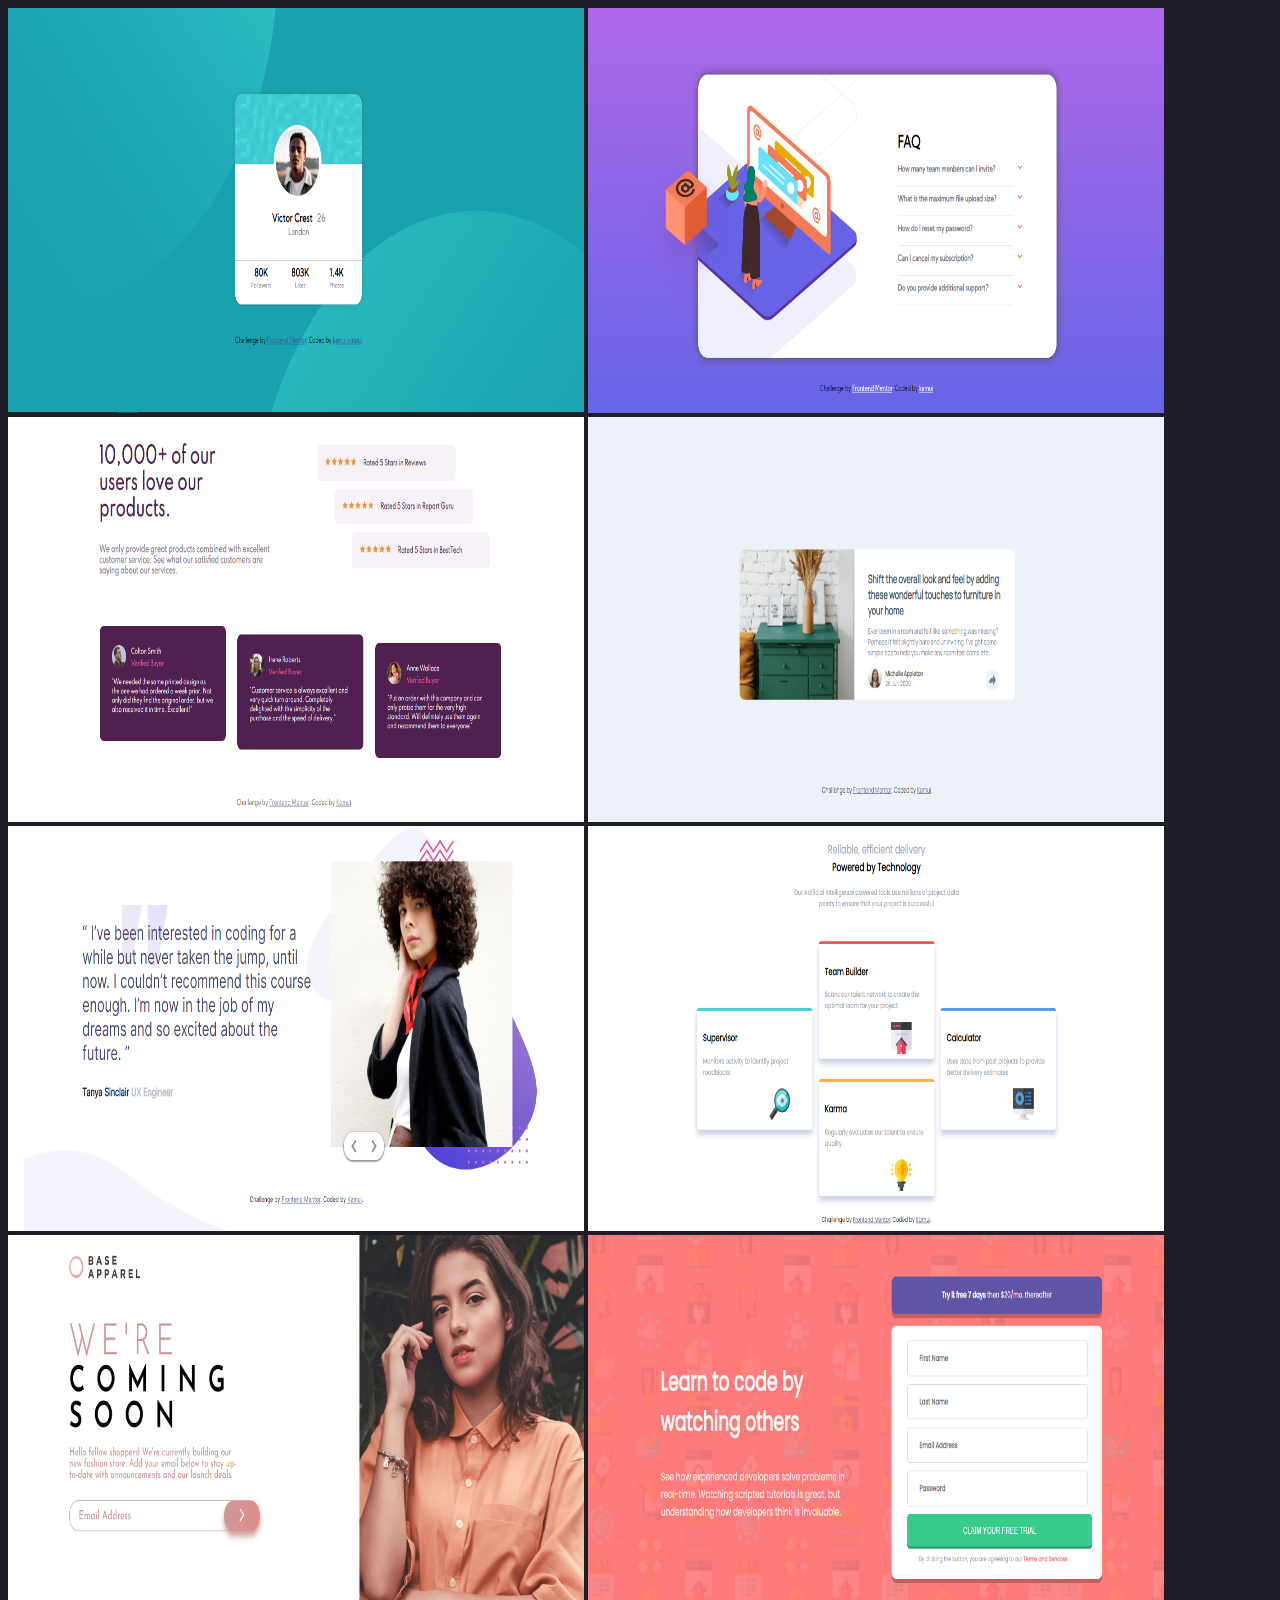
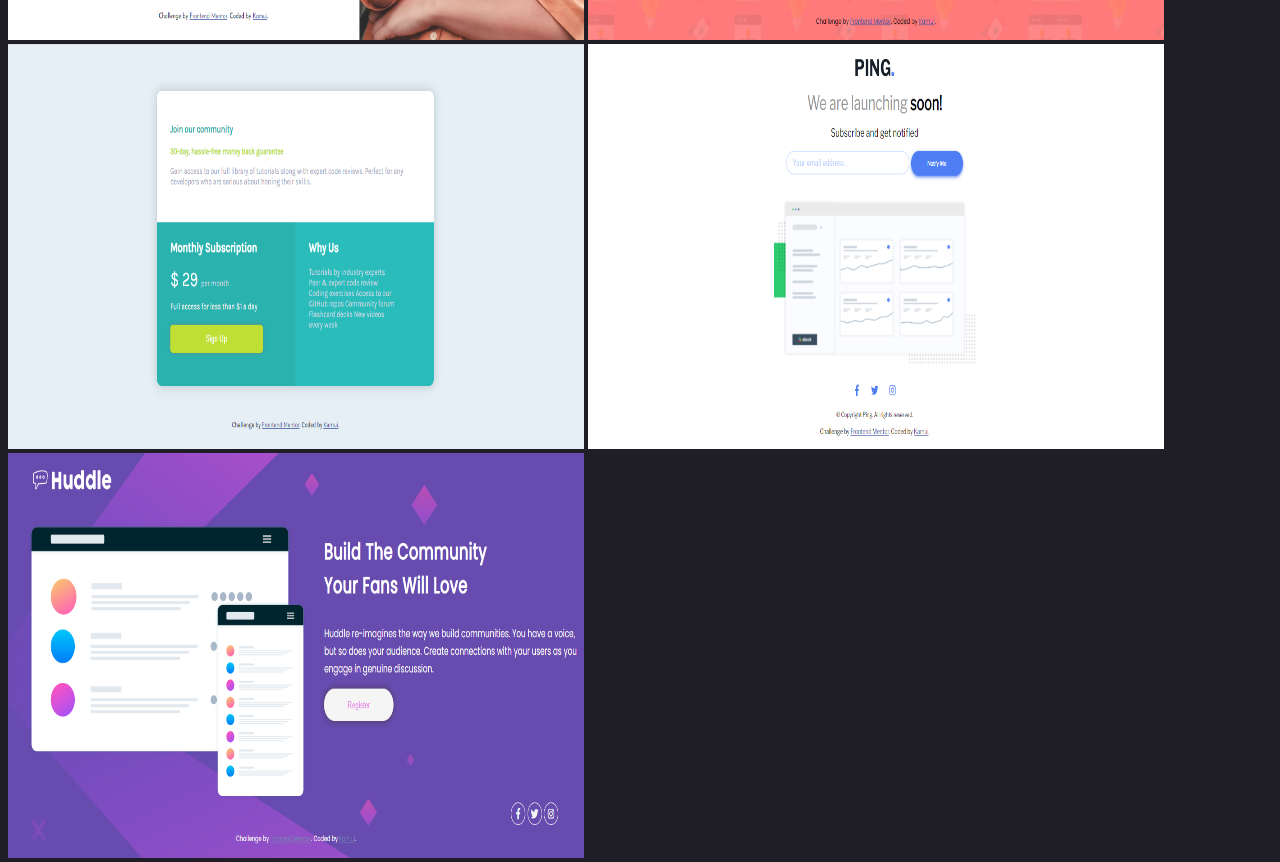
<file: index.html>
<!DOCTYPE html>
<html lang="en">
<head>
    <meta charset="UTF-8">
    <meta http-equiv="X-UA-Compatible" content="IE=edge">
    <meta name="viewport" content="width=device-width, initial-scale=1.0">
    <link rel="icon" type="image/jpg" sizes="32x32" href="./imagenes/avatar/kamui.jpg">    
    <link rel="stylesheet" href="css/style.css">
    <title>Kamui</title>
</head>
<body>
    <main>
        <a href="componentes/profile-card-component-main/index.html"><img src="imagenes/profile.png" alt=""></a>
        <a href="componentes/faq-accordion-card-main/index.html"><img src="imagenes/faq.png" alt=""></a>
        <a href="componentes/social-proof-section-master/index.html"><img src="imagenes/social.png" alt=""></a>
        <a href="componentes/article-preview-component-master/index.html"><img src="imagenes/article.png" alt=""></a>        
        <a href="componentes/coding-bootcamp-testimonials-slider-master/index.html"><img src="imagenes/coding.png" alt=""></a>                
        <a href="componentes/four-card-feature-section-master/index.html"><img src="imagenes/four.png" alt=""></a>                
        <a href="componentes/base-apparel-coming-soon-master/index.html"><img src="imagenes/base.png" alt=""></a>                
        <a href="componentes/intro-component-with-signup-form-master/index.html"><img src="imagenes/intro.png" alt=""></a>                
        <a href="componentes/single-price-grid-component-master/index.html"><img src="imagenes/single.png" alt=""></a>
        <a href="componentes/ping-coming-soon-page-master/index.html"><img src="imagenes/ping.png" alt=""></a>
        <a href="componentes/huddle-landing-page-with-single-introductory-section-master/index.html"><img src="imagenes/huddle.png" alt=""></a>
    </main>        
</body>
</html>
</file>
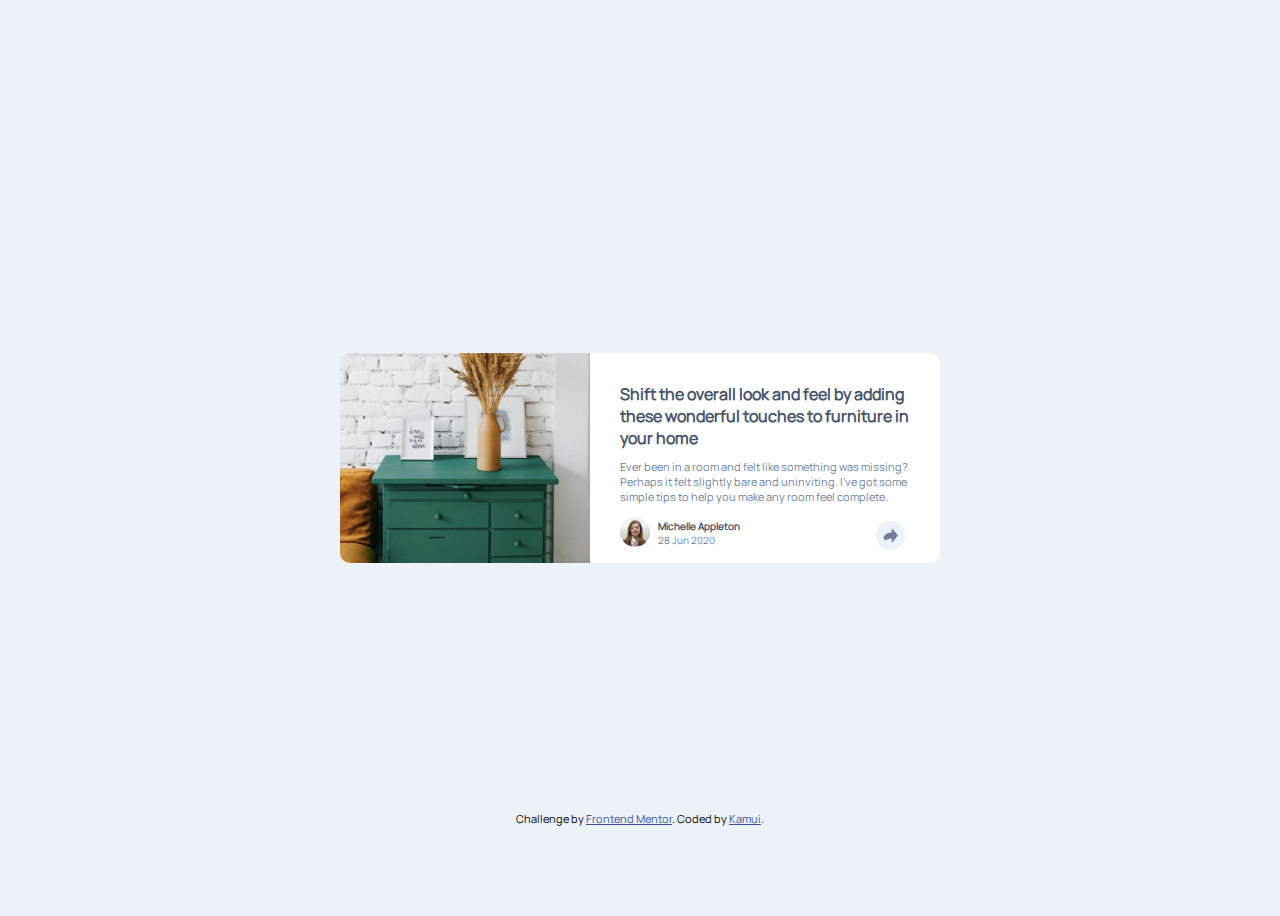
<file: article-preview-component-master/index.html>
<!DOCTYPE html>
<html lang="en">
<head>
  <meta charset="UTF-8">
  <meta name="viewport" content="width=device-width, initial-scale=1.0"> <!-- displays site properly based on user's device -->

  <link rel="icon" type="image/png" sizes="32x32" href="./images/favicon-32x32.png">
  <link rel="stylesheet" href="css/style.css">
  
  <title>Frontend Mentor | Article preview component</title>

  <!-- Feel free to remove these styles or customise in your own stylesheet 👍 -->
  
</head>
<body>

  <main class="card">
    <div class="imagen">
      <img src="images/drawers.jpg" alt="">
    </div>
    <div class="texto">
      <header>
        Shift the overall look and feel by adding these wonderful 
        touches to furniture in your home
      </header>
      <section>
        Ever been in a room and felt like something was missing? Perhaps 
        it felt slightly bare and uninviting. I’ve got some simple tips 
        to help you make any room feel complete.
      </section>
      <footer id="footer">
        <img class="avatar" src="images/avatar-michelle.jpg" alt="">
          <p class="nombre"> Michelle Appleton <br>
           <span class="fecha"> 28 Jun 2020 </span>
          </p>
        

        <div class="tooltip" id="tooltip">
          <img class="share" src="images/icon-share.svg" alt="">
          <span class="tooltiptext">
            SHARE
            <img src="images/icon-facebook.svg" alt="">
            <img src="images/icon-twitter.svg" alt="">
            <img src="images/icon-pinterest.svg" alt="">
          </span>
        </div>
        
      </footer>   
    </div>     
  </main>

  
  
  <div class="attribution">
    Challenge by <a href="https://www.frontendmentor.io?ref=challenge" target="_blank">Frontend Mentor</a>. 
    Coded by <a href="https://www.frontendmentor.io/profile/kamuininpu" target="_blank">Kamui</a>.
  </div>


  <script src="js/app.js"></script>
</body>
</html>
</file>
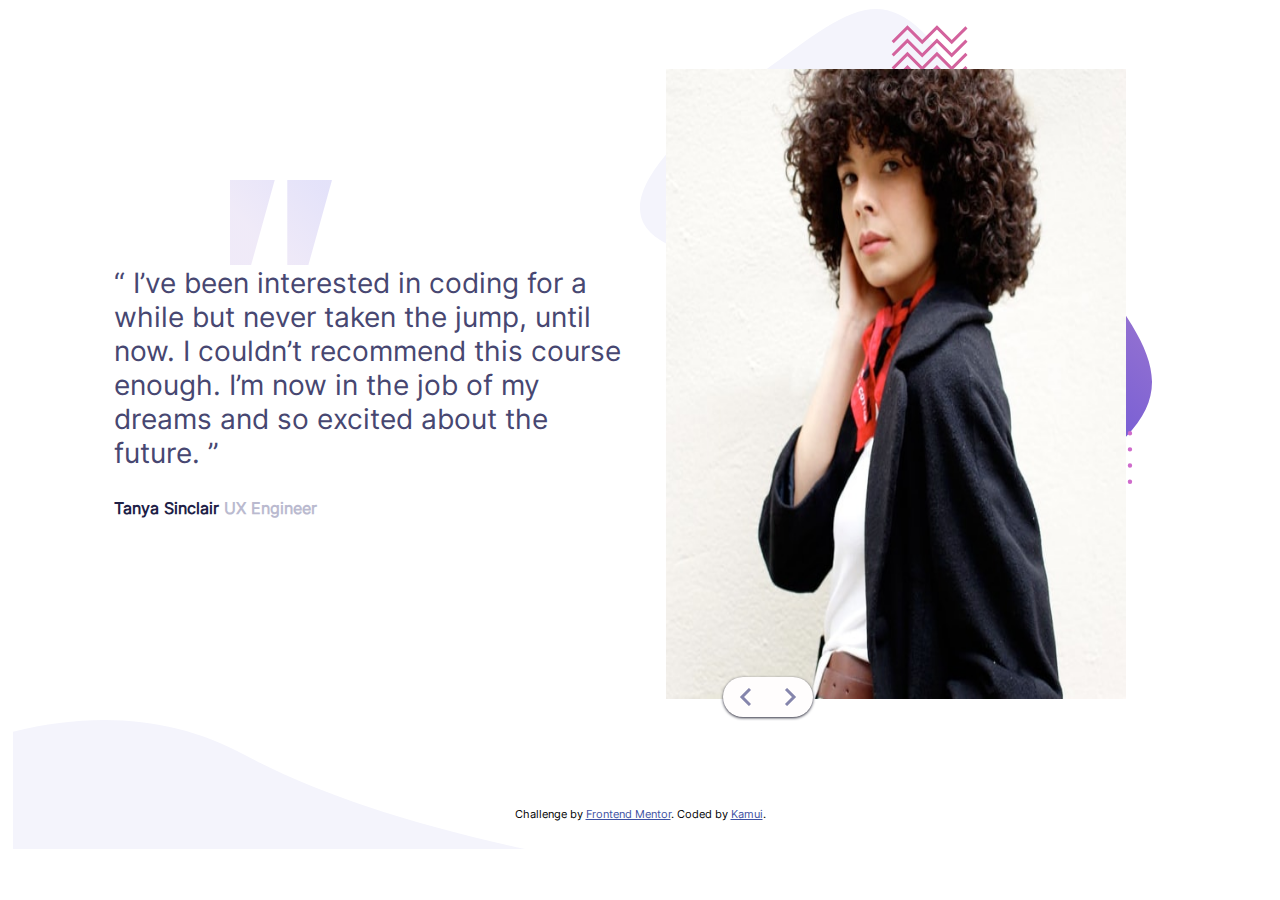
<file: coding-bootcamp-testimonials-slider-master/index.html>
<!DOCTYPE html>
<html lang="en">
<head>
  <meta charset="UTF-8">
  <meta name="viewport" content="width=device-width, initial-scale=1.0"> <!-- displays site properly based on user's device -->
  <link rel="stylesheet" href="css/style.css">
  <link rel="icon" type="image/png" sizes="32x32" href="./images/favicon-32x32.png">
  
  <title>Frontend Mentor | Coding Bootcamp Testimonials Slider</title>

  <!-- Feel free to remove these styles or customise in your own stylesheet 👍 -->  
</head>
<body>

  <main>
    
  </main> 

  <!-- control carrusel -->
  <div class="control">
    <img src="images/icon-prev.svg" alt="" id="prev">
    <img src="images/icon-next.svg" alt="" id="next">
  </div>

 
  
  <div class="attribution">
    Challenge by <a href="https://www.frontendmentor.io?ref=challenge" target="_blank">Frontend Mentor</a>. 
    Coded by <a href="https://www.frontendmentor.io/profile/kamuininpu" target="_blank">Kamui</a>.
  </div>

  <script src="js/app.js"></script>
</body>
</html>
</file>
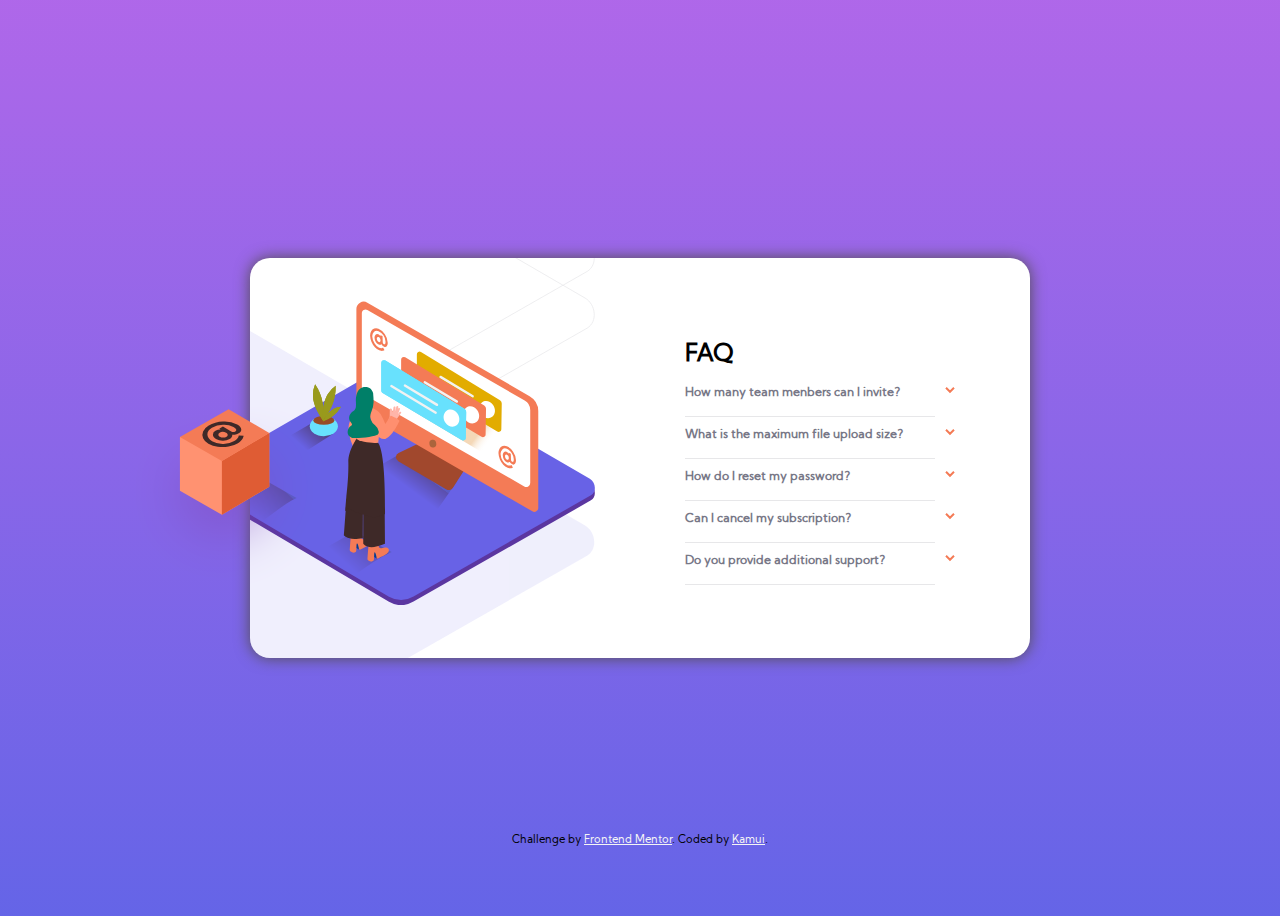
<file: faq-accordion-card-main/index.html>
<!DOCTYPE html>
<html lang="en">
<head>
  <meta charset="UTF-8">
  <meta name="viewport" content="width=device-width, initial-scale=1.0"> <!-- displays site properly based on user's device -->
  <link rel="icon" type="image/png" sizes="32x32" href="./images/favicon-32x32.png">    
  <link rel="stylesheet" href="css/styles.css">  
  <title>Frontend Mentor | FAQ Accordion Card</title> 
</head>
<body>

  <img class="imagen-mobile shadow" src="./images/bg-pattern-mobile.svg" alt="">
  <img class="imagen-mobile img-woman" src="./images/illustration-woman-online-mobile.svg" alt="">
  <img class="caja-arroba" src="./images/illustration-box-desktop.svg" alt="">
  <div class="card">
    <div class="imagen"></div>
    <div class="faq" id="faq">
      <h2>FAQ</h2>      
    </div>
  </div>
  

  <div class="attribution">
    Challenge by <a href="https://www.frontendmentor.io?ref=challenge" target="_blank">Frontend Mentor</a>. 
    Coded by <a href="https://www.frontendmentor.io/profile/kamuininpu" target="_blank">Kamui</a>.
  </div>

  <script src="js/app.js"></script>
</body>
</html>
</file>
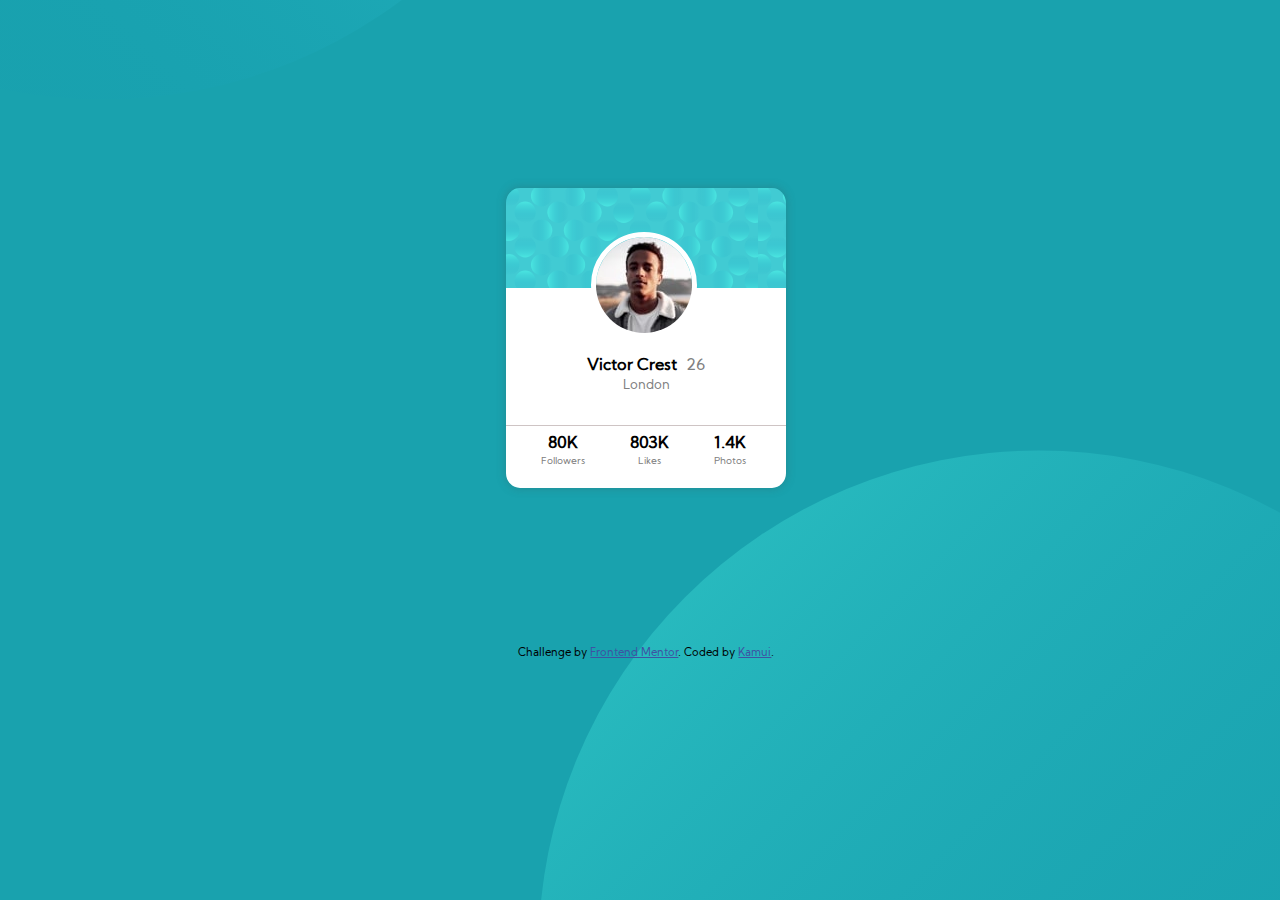
<file: profile-card-component-main/index.html>
<!DOCTYPE html>
<html lang="en">
<head>
  <meta charset="UTF-8">
  <!-- <meta name="viewport" content="width=device-width, initial-scale=1.0"> displays site properly based on user's device -->
  <meta name="viewport" content="width=device-width, initial-scale=1.0"> <!-- displays site properly based on user's device -->

  <link rel="icon" type="image/png" sizes="32x32" href="./images/favicon-32x32.png">
  <link rel="stylesheet" href="css/style.css">
  
  <title>Frontend Mentor | Profile card component</title>

  <!-- Feel free to remove these styles or customise in your own stylesheet 👍 -->
  
</head>
<body>
  
  
  <div class="card">
    <div class="card-header">
      <img class="card-header__imagen-user" src="images/image-victor.jpg" alt="">
    </div>
    <div class="texto">
      <span class="black">Victor Crest </span><span class="age">26</span> 
      <p class="city">London</p>
    </div>  

    <div class="card-footer">
      <div class="text-center">
        <span class="black">80K</span><br>
        <span class="likes">Followers</span> 
      </div>
      <div class="text-center">
        <span class="black">803K</span><br>
        <span class="likes">Likes</span> 
      </div>
      <div class="text-center">
        <span class="black">1.4K</span><br>
        <span class="likes">Photos</span> 
      </div>      
    </div>      
      
  </div>

  
    

  
  <div class="attribution">
    Challenge by <a href="https://www.frontendmentor.io?ref=challenge" target="_blank">Frontend Mentor</a>. 
    Coded by <a href="https://www.frontendmentor.io/profile/kamuininpu" target="_blank">Kamui</a>.
  </div>
</body>
</html>
</file>
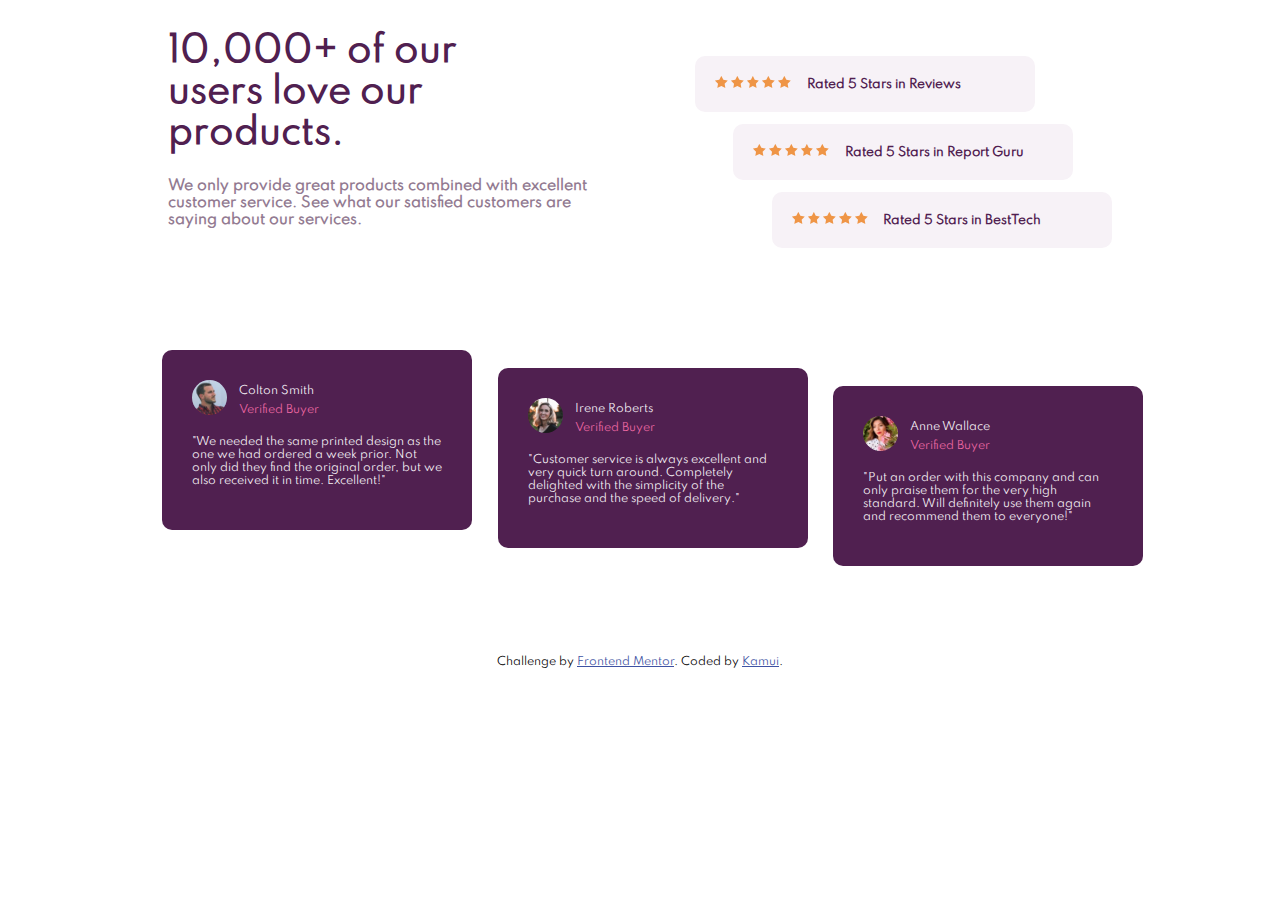
<file: social-proof-section-master/index.html>
<!DOCTYPE html>
<html lang="en">
  <head>
    <meta charset="UTF-8" />
    <meta name="viewport" content="width=device-width, initial-scale=1.0" />
    <!-- displays site properly based on user's device -->
    <link rel="stylesheet" href="css/style.css">

    <link
      rel="icon"
      type="image/png"
      sizes="32x32"
      href="./images/favicon-32x32.png"
    />

    <title>Frontend Mentor | Social proof section</title>
  </head>
  <body>

<section class="section-superior">
    <article>
      <h1>10,000+ of our users love our products.</h1>
      
      <p>We only provide great products combined with excellent customer service.
      See what our satisfied customers are saying about our services.</p>
      
    </article>

    <div class="stars">    
      <p id="review">
        <img src="./images/icon-star.svg" alt="">
        <img src="./images/icon-star.svg" alt="">
        <img src="./images/icon-star.svg" alt="">
        <img src="./images/icon-star.svg" alt="">
        <img src="./images/icon-star.svg" alt=""><br>
      <span>  Rated 5 Stars in Reviews </span>
      </p>     
      <p id="report">
        <img src="./images/icon-star.svg" alt="">
        <img src="./images/icon-star.svg" alt="">
        <img src="./images/icon-star.svg" alt="">
        <img src="./images/icon-star.svg" alt="">
        <img src="./images/icon-star.svg" alt=""><br>
       <span> Rated 5 Stars in Report Guru </span>
      </p>
      <p id="best">
        <img src="./images/icon-star.svg" alt="">
        <img src="./images/icon-star.svg" alt="">
        <img src="./images/icon-star.svg" alt="">
        <img src="./images/icon-star.svg" alt="">
        <img src="./images/icon-star.svg" alt=""><br>
       <span> Rated 5 Stars in BestTech </span>
      </p>
    </div>

  </section>



    <section class="cards">
      <article class="card" id="colton"> 
        <img src="./images/image-colton.jpg" alt="">
        <span class="nombre"> Colton Smith </span> <br>
        <span> Verified Buyer </span>
        <p class="mensaje">  "We needed the same printed design as the one we had ordered a week prior.
        Not only did they find the original order, but we also received it in time.
        Excellent!" </p>
      </article>
      <article class="card" id="irene">
        <img src="./images/image-irene.jpg" alt="">
        <span class="nombre"> Irene Roberts </span> <br>
        <span> Verified Buyer </span>
        <p class="mensaje"> "Customer service is always excellent and very quick turn around. Completely
        delighted with the simplicity of the purchase and the speed of delivery." </p> 
      </article>
      <article class="card" id="anne">
        <img src="./images/image-anne.jpg" alt="">
        <span class="nombre"> Anne Wallace <span> <br>
        <span> Verified Buyer </span>
        <p class="mensaje"> "Put an order with this company and can only praise them for the very high
        standard. Will definitely use them again and recommend them to everyone!" </p> 
      </article>
    </section>


    
 
    
    
    

    


    <div class="attribution">
      Challenge by
      <a href="https://www.frontendmentor.io?ref=challenge" target="_blank"
        >Frontend Mentor</a
      >. Coded by <a href="https://www.frontendmentor.io/profile/kamuininpu" target="_blank">Kamui</a>.
    </div>
  </body>
</html>
</file>
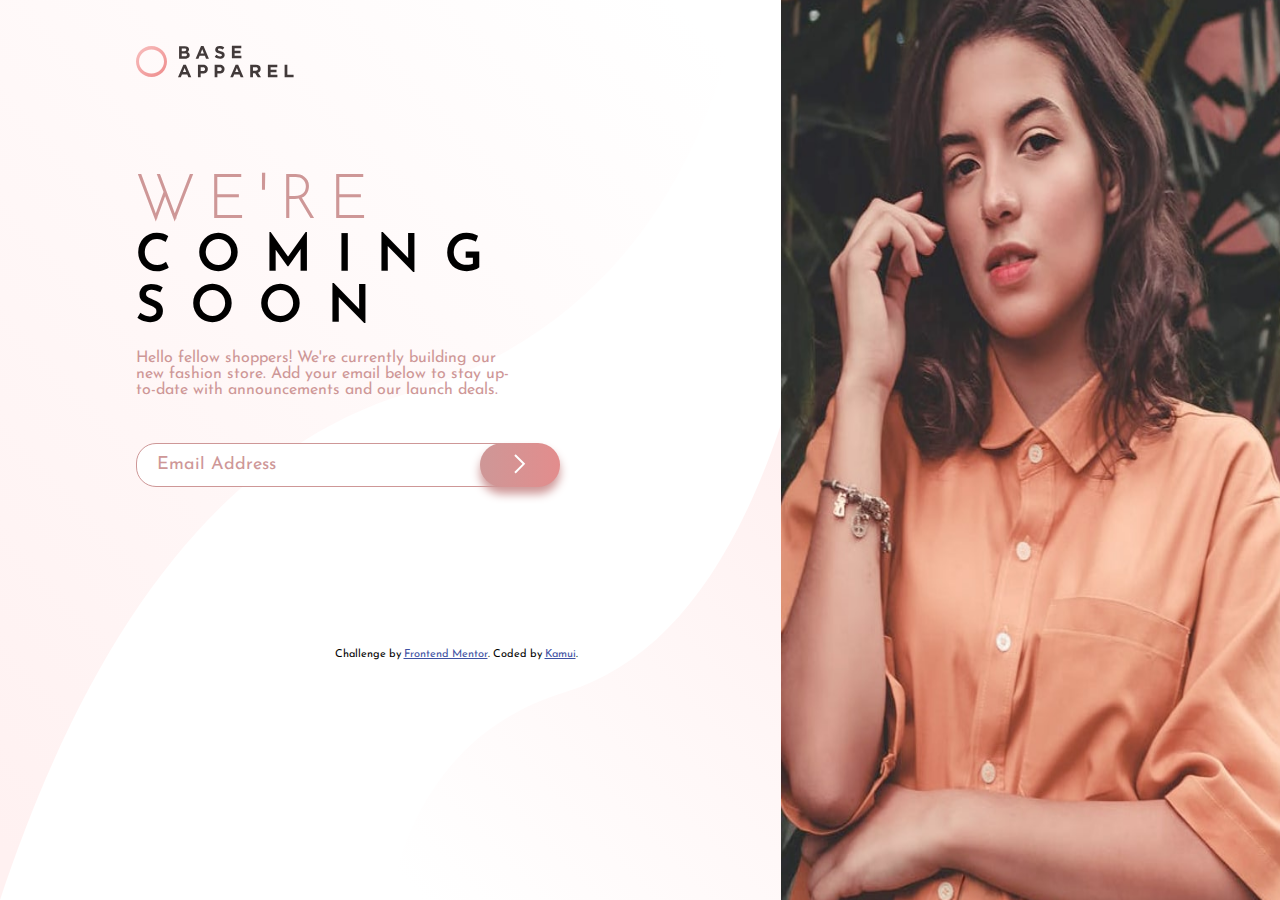
<file: componentes/base-apparel-coming-soon-master/index.html>
<!DOCTYPE html>
<html lang="en">
<head>
  <meta charset="UTF-8">
  <meta name="viewport" content="width=device-width, initial-scale=1.0"> <!-- displays site properly based on user's device -->

  <link rel="icon" type="image/png" sizes="32x32" href="./images/favicon-32x32.png">
  <link rel="stylesheet" href="css/style.css">
  
  <title>Frontend Mentor | Base Apparel coming soon page</title>

  <!-- Feel free to remove these styles or customise in your own stylesheet 👍 -->
  
</head>
<body>
  <main>
    <figure class="logo">
      <img src="images/logo.svg" alt="">
    </figure>
    <section>      
      <article>            
        <span class="pink">WE'RE</span><br>
        <span class="black">COMING <br> SOON</span>
        <p class="parrafo">Hello fellow shoppers! We're currently building our new fashion store. 
          Add your email below to stay up-to-date with announcements and our launch deals.</p>
      </article>
      <div class="email">
        <input type="email" placeholder="Email Address">  
        <button id="boton"><img src="images/icon-arrow.svg" alt=""></button>
        <div id="respuesta"></div>
      </div>
      <footer>
        <p class="attribution">
          Challenge by <a href="https://www.frontendmentor.io?ref=challenge" target="_blank">Frontend Mentor</a>. 
          Coded by <a href="https://www.frontendmentor.io/profile/kamuininpu" target="_blank">Kamui</a>.
        </p>
      </footer>
    </section>    
  </main>   

  
  
  <script src="./js/app.js"></script>
</body>
</html>
</file>
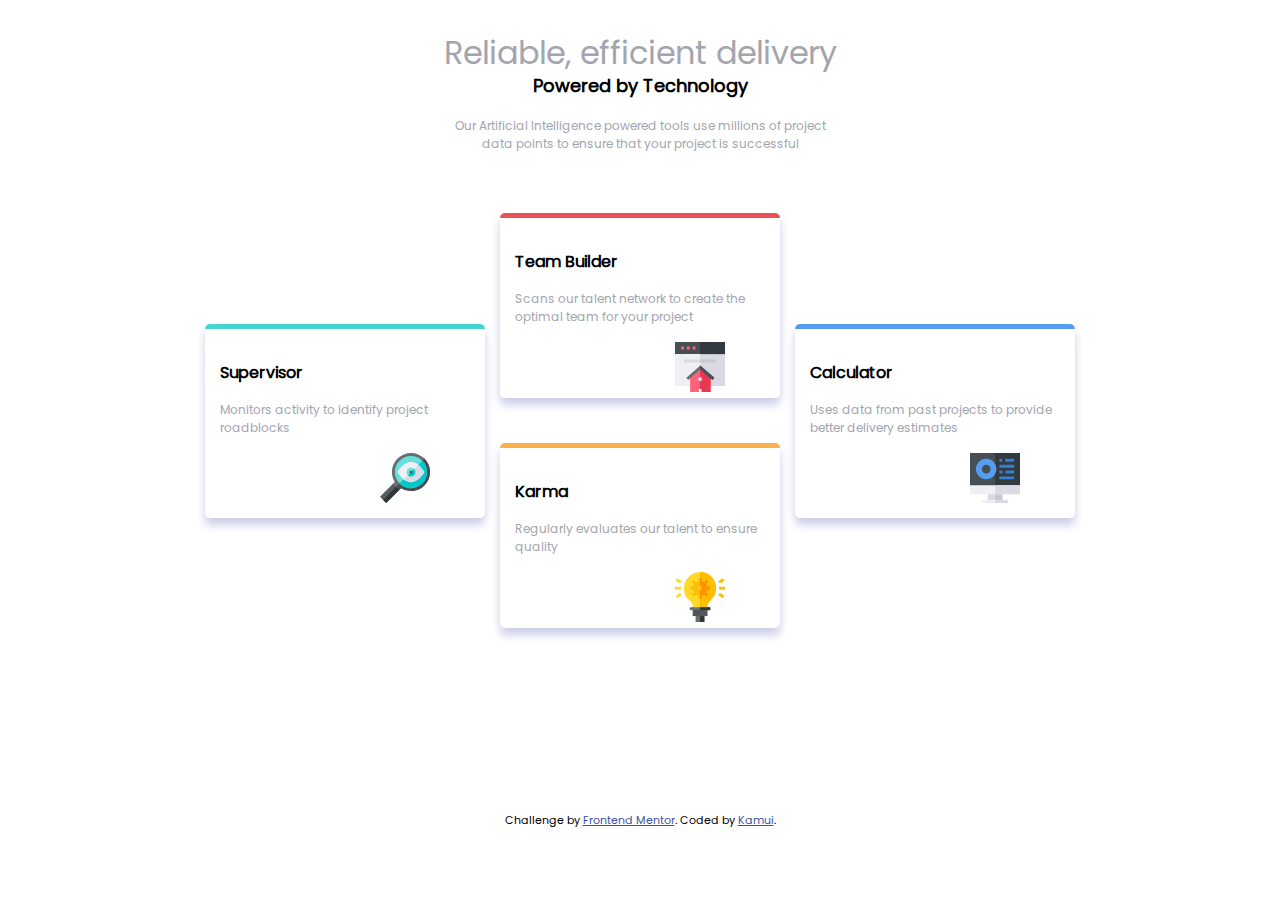
<file: componentes/four-card-feature-section-master/index.html>
<!DOCTYPE html>
<html lang="en">
<head>
  <meta charset="UTF-8">
  <meta name="viewport" content="width=device-width, initial-scale=1.0"> <!-- displays site properly based on user's device -->

  <link rel="icon" type="image/png" sizes="32x32" href="./images/favicon-32x32.png">
  <link rel="stylesheet" href="css/style.css">
  
  <title>Frontend Mentor | Four card feature section</title>

  <!-- Feel free to remove these styles or customise in your own stylesheet 👍 -->  
</head>
<body>

  <section>    
       <header>
         <article>
          <h1> Reliable, efficient delivery </h1>
           <p class="subtitle"> Powered by Technology </p>
        
         <p class="parrafo"> Our Artificial Intelligence powered tools use millions of project data points 
          to ensure that your project is successful </p>
         </article>          
       </header>
       <main>
          <div class="card green">
            <p class="titulo">   Supervisor </p>
            <p class="texto"> Monitors activity to identify project roadblocks</p>
            <figure>
              <img src="images/icon-supervisor.svg" alt="">
            </figure>
          </div>

          <div class="double-card">
            <div class="card red">
                <p class="titulo">   Team Builder</p>
                <p class="texto">  Scans our talent network to create the optimal team for your project</p>
                <figure>
                  <img src="images/icon-team-builder.svg" alt="">
                </figure>
            </div>

            <div class="card yellow">
                <p class="titulo">   Karma</p>
                <p class="texto">  Regularly evaluates our talent to ensure quality</p>
                <figure>
                  <img src="images/icon-karma.svg" alt="">
                </figure>
            </div>
          </div>  

          <div class="card blue">
              <p class="titulo">   Calculator</p>
              <p class="texto">  Uses data from past projects to provide better delivery estimates</p>
              <figure>
                <img src="images/icon-calculator.svg" alt="">
              </figure>
          </div>
       </main>
  </section>  

  

  

  
  <footer>
    <p class="attribution">
      Challenge by <a href="https://www.frontendmentor.io?ref=challenge" target="_blank">Frontend Mentor</a>. 
      Coded by <a href="https://www.frontendmentor.io/profile/kamuininpu" target="_blank">Kamui</a>.
    </p>
  </footer>
</body>
</html>
</file>
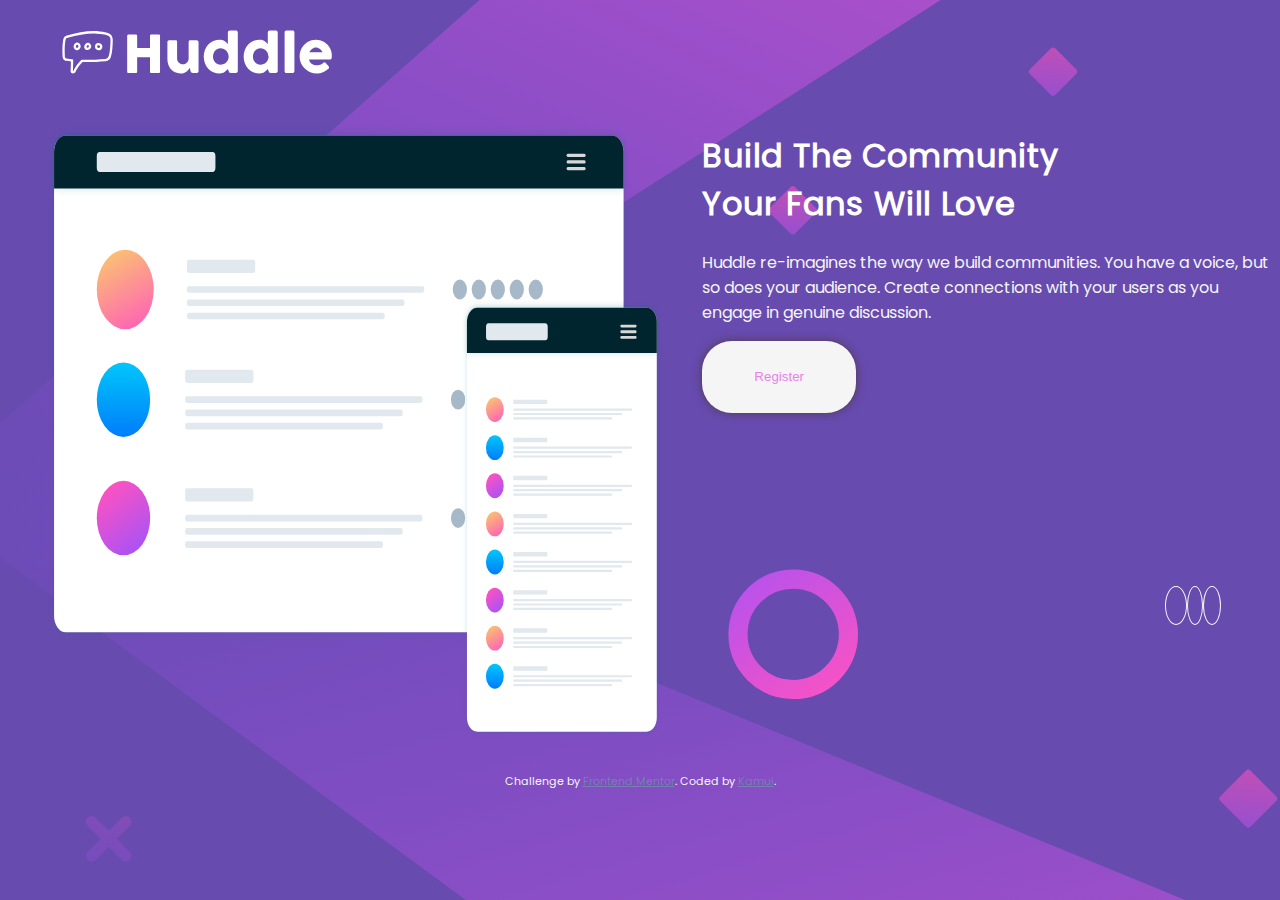
<file: componentes/huddle-landing-page-with-single-introductory-section-master/index.html>
<!DOCTYPE html>
<html lang="en">
<head>
  <meta charset="UTF-8">
  <meta name="viewport" content="width=device-width, initial-scale=1.0"> <!-- displays site properly based on user's device -->

  <link rel="icon" type="image/png" sizes="32x32" href="./images/favicon-32x32.png">
  <link rel="stylesheet" href="https://pro.fontawesome.com/releases/v5.10.0/css/all.css" integrity="sha384-AYmEC3Yw5cVb3ZcuHtOA93w35dYTsvhLPVnYs9eStHfGJvOvKxVfELGroGkvsg+p" crossorigin="anonymous"/>
  <link rel="stylesheet" href="css/style.css">
  
  <title>Frontend Mentor | Huddle landing page with single introductory section</title>

  <!-- Feel free to remove these styles or customise in your own stylesheet 👍 -->
 
</head>
<body>

  <section>
    <div class="logo-titulo">
      <figure>
        <img class="logo" src="images/logo.svg" alt="">
      </figure>
    </div>
    <main>
      <article>
        <figure>
          <img class="mockup" src="images/illustration-mockups.svg" alt="">
        </figure>
      </article>
      <article class="texto">
        <h1>Build The Community <br> Your Fans Will Love</h1>

        <p>Huddle re-imagines the way we build communities. You have a voice, but so does your audience. 
          Create connections with your users as you engage in genuine discussion.</p>
          
          <button>Register</button>
  
         
          <div class="redes">
            <i class="fab fa-facebook-f"></i>
            <i class="fab fa-twitter"></i>
            <i class="fab fa-instagram"></i>
          </div>
        
      </article>
    </main>
    
  </section>



  <footer>
    <p class="attribution">
      Challenge by <a href="https://www.frontendmentor.io?ref=challenge" target="_blank">Frontend Mentor</a>. 
      Coded by <a href="https://www.frontendmentor.io/profile/kamuininpu" target="_blank">Kamui</a>.
    </p>
  </footer>
</body>
</html>
</file>
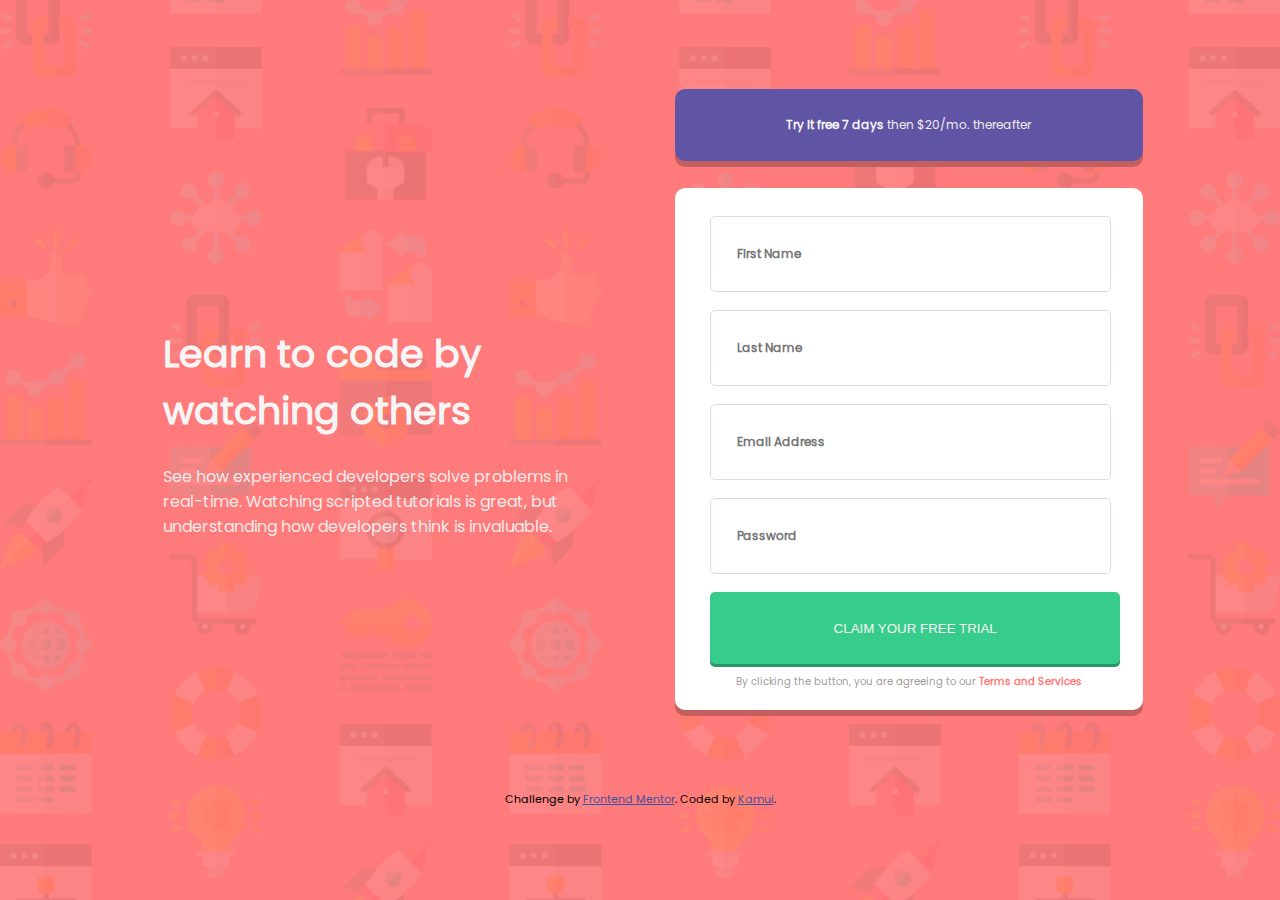
<file: componentes/intro-component-with-signup-form-master/index.html>
<!DOCTYPE html>
<html lang="en">
<head>
  <meta charset="UTF-8">
  <meta name="viewport" content="width=device-width, initial-scale=1.0"> <!-- displays site properly based on user's device -->

  <link rel="icon" type="image/png" sizes="32x32" href="./images/favicon-32x32.png">
  <link rel="stylesheet" href="./css/style.css">
  
  <title>Frontend Mentor | Intro component with sign up form</title>

  <!-- Feel free to remove these styles or customise in your own stylesheet 👍 -->
  
</head>
<body>

  <section>
    <article>
      <div class="texto">
        <h1>Learn to code by watching others</h1>
        <p>See how experienced developers solve problems in real-time. Watching scripted tutorials is great, 
          but understanding how developers think is invaluable. </p>
      </div>
    </article>
    <article>
      <div class="mensaje">
       <span> Try it free 7 days </span> then $20/mo. thereafter
      </div>
      <div class="formulario">
        <input type="text" id="name" placeholder="First Name">
        <span id="nameError" class="error"></span><br>
        <input type="text" id="last" placeholder="Last Name">
        <span id="lastError" class="error"></span><br>
        <input type="email" id="address" placeholder="Email Address">
        <span id="addressError" class="error"></span><br>
        <input type="password" id="password" placeholder="Password">
        <span id="passwordError" class="error"></span><br>
        <button id="boton">CLAIM YOUR FREE TRIAL </button>        
        <p>By clicking the button, you are agreeing to our <span> Terms and Services </span></p>               
      </div>
    </article>
  </section> 

  

  
  
  <footer>
    <p class="attribution">
      Challenge by <a href="https://www.frontendmentor.io?ref=challenge" target="_blank">Frontend Mentor</a>. 
      Coded by <a href="https://www.frontendmentor.io/profile/kamuininpu" target="_blank">Kamui</a>.
    </p>
  </footer>


  <script src="./js/app.js"></script>
</body>
</html>
</file>
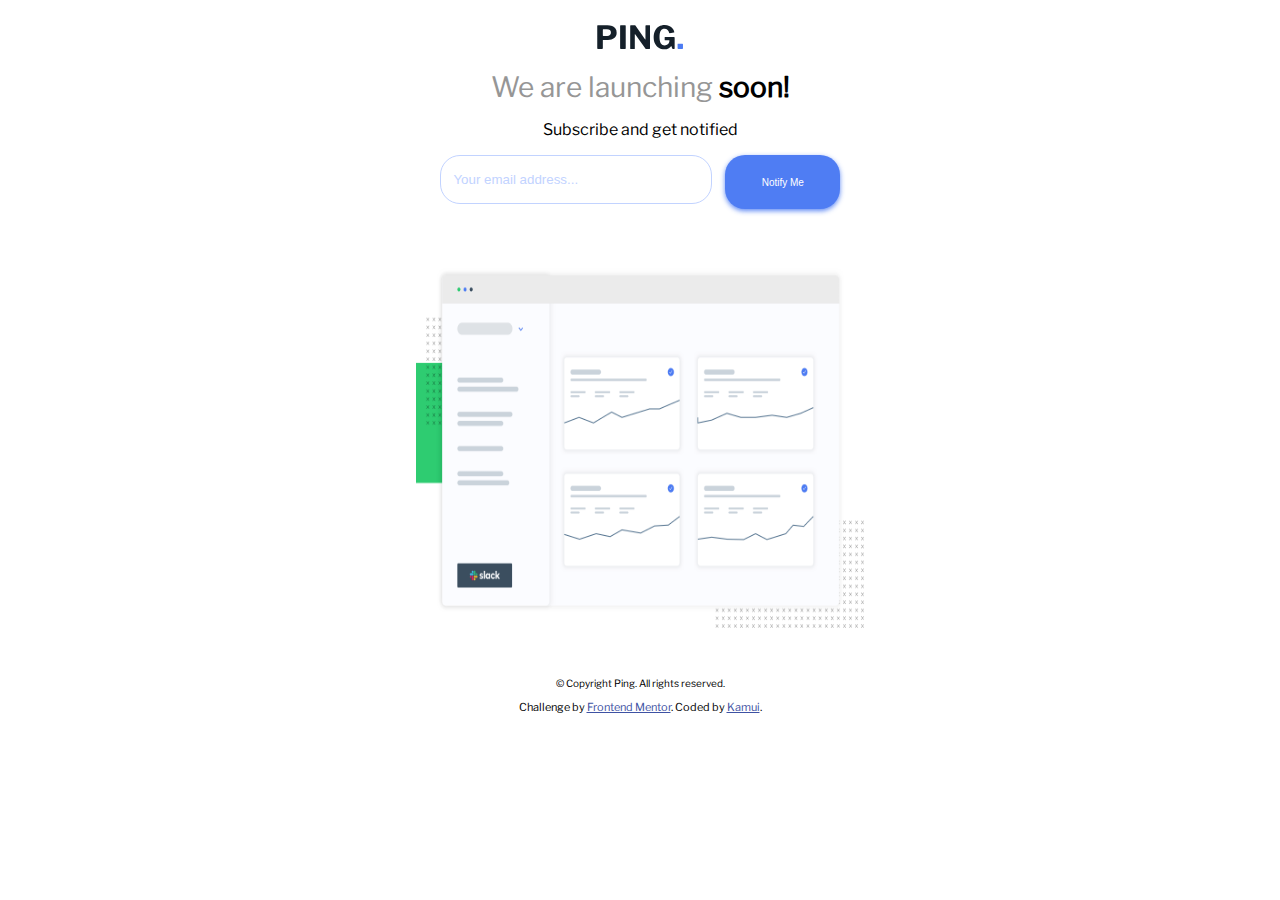
<file: componentes/ping-coming-soon-page-master/index.html>
<!DOCTYPE html>
<html lang="en">
<head>
  <meta charset="UTF-8">
  <meta name="viewport" content="width=device-width, initial-scale=1.0"> <!-- displays site properly based on user's device -->

  <link rel="icon" type="image/png" sizes="32x32" href="./images/favicon-32x32.png">
  <link rel="stylesheet" href="https://pro.fontawesome.com/releases/v5.10.0/css/all.css" integrity="sha384-AYmEC3Yw5cVb3ZcuHtOA93w35dYTsvhLPVnYs9eStHfGJvOvKxVfELGroGkvsg+p" crossorigin="anonymous"/>
  <link rel="stylesheet" href="css/style.css">
  

  
  <title>Frontend Mentor | Ping coming soon page</title>

  <!-- Feel free to remove these styles or customise in your own stylesheet 👍 -->
 
</head>
<body>

  <section>
    <figure>
      <img src="images/logo.svg" alt="">
    </figure>
    <span class="gray"> We are launching </span><span class="black">soon!</span>
    <p>Subscribe and get notified</p>
    <div class="input-button">
      <div>
        <input type="email" placeholder="Your email address...">
        <p class="message-error"></p>
      </div><br>
      <button>Notify Me</button>      
    </div>
    <figure class="imagen">
      <img class="dashboard" src="images/illustration-dashboard.png" alt="">
    </figure>
    <div class="redes">
      <i class="fab fa-facebook-f"></i>
      <i class="fab fa-twitter"></i>
      <i class="fab fa-instagram"></i>
    </div>
    <p class="copiright"> &copy; Copyright Ping. All rights reserved.</p>
    

  <footer>
    <p class="attribution">
      Challenge by <a href="https://www.frontendmentor.io?ref=challenge" target="_blank">Frontend Mentor</a>. 
      Coded by <a href="https://www.frontendmentor.io/profile/kamuininpu" target="_blank">Kamui</a>.
    </p>
  </footer>
  </section>

  

  

  

 <script src="./js/app.js"></script>

</body>
</html>
</file>
<file: css/style.css>
body {
    background-color: rgb(31, 30, 39);
    height: 100vh;
}

a img {
    width: 45vw;
    height: 45vh;    
}

a img:hover {
    box-shadow: 0 0 20px rgb(8, 235, 204);
}
</file>
<file: article-preview-component-master/css/style.css>
@font-face {
    font-family: Manrope;
    src: url('./../fuente/static/Manrope-Regular.ttf');
}

.attribution { 
    font-size: 11px; 
    text-align: center; 
    margin-top: 80vh;    
    margin-right: 0vw;
    position: absolute;
}
.attribution a { 
    color: hsl(228, 45%, 44%); 
}

body {
    font-family: Manrope;
    height: 100vh;
    background-color: hsl(210, 46%, 95%);
    display: flex;
    justify-content: center;
    align-items: center;
}

main {
    height: 210px;
    width: 600px;
    background-color: white;
    display: flex;
    justify-content: center;
    border-radius: 10px;
    
}

.card .imagen img {
    height: 100%;
    width: 250px;    
    border-radius: 10px 0px 0px 10px;
}

.card .texto {
    padding: 30px;
}

.texto header {
    color: hsl(217, 19%, 35%);
    font-weight: 900;
}

.texto section {
    font-size: 11px;
    margin-top: 10px;
    color: hsl(214, 17%, 51%);
}

.texto footer {
    display: flex;
    justify-content: space-between;   
    margin-top: 5px; 
}

.texto footer .avatar {
    height: 30px;
    width: 30px;
    margin-top: 8px;
    border-radius: 50%;
}

.texto footer .nombre {
    font-size: 10px;
    color: hsl(217, 19%, 35%);
    font-weight: 900;
    margin-right: 10vw;
}

.texto footer .fecha {
    font-size: 10px;
    color: hsl(214, 17%, 51%);
    font-weight: 500;
}

.texto footer .share {
    height: 15px;
    width: 15px;
    margin-top: 12px;
    margin-right: 5px;
    background-color: hsl(210, 46%, 95%);
    border-radius: 50%;
    padding: 7px;
}

.texto footer .share:hover {    
    background-color: hsl(213, 21%, 74%);  
    color: hsl(210, 46%, 95%); 
}


/* ========== tooltip ============= */

.tooltip {
    position: relative;
    display: inline-block;
    
  }  
  
  .tooltip .tooltiptext {
    visibility: hidden;
    width: 156px;
    background-color: hsl(217, 19%, 35%);
    color: hsl(210, 46%, 95%);
    text-align: center;
    border-radius: 6px;
    padding: 5px 0;
    position: absolute;
    z-index: 1;
    bottom: 115%;
    left: 50%;
    margin-left: -80px;
    opacity: 0;
    transition: opacity 0.3s;
  }
  
  .tooltip .tooltiptext::after {
    content: "";
    position: absolute;
    top: 100%;
    left: 50%;
    margin-left: -5px;
    border-width: 5px;
    border-style: solid;
    border-color: #555 transparent transparent transparent;
  }
  
  .tooltip:hover .tooltiptext {
    visibility: visible;
    opacity: 1;
  }

  .tooltiptext img {
      height: 14px;
      width: 14px;
      margin-left: 10px;      
  }

  .tooltiptext img:hover {
    cursor: pointer;    
  }

  .gris {
      background-color: hsl(217, 19%, 35%);
  }
  

@media screen and (max-width: 575px){

    main {
        height: 450px;
        width: 250px;
        background-color: white;
        display: flex;
        align-items: center;
        border-radius: 10px;        
    }

    .card .texto {
        padding: 10px;
        margin-top: 40vh;
        margin-left: -58vw;
        width: 100%;
    }

    .card .imagen img {
        height: 100%;
        width: 250px;    
        border-radius: 10px 10px 0px 0px;
    }

    .card .imagen {    
        width: 100%;                   
        margin-bottom: 50vh;
        margin-right: 13vw;
    }

    .texto footer .share {
       margin-right: 15px;
    }
   

    .attribution { 
        font-size: 11px; 
        text-align: center; 
        margin-top: 100vh;    
        margin-right: 0vw;
        position: absolute;
    }
    
}

@media screen and (max-width: 375px){

    main {
        height: 450px;
        width: 250px;
        background-color: white;
        display: flex;
        align-items: center;
        border-radius: 10px;        
    }

    .card .texto {
        padding: 10px;
        margin-top: 40vh;
        margin-left: -80vw;
        width: 100%;
    }

    .card .imagen {    
        width: 100%;                   
        margin-bottom: 50vh;
    }

    .card .imagen img {
        height: 100%;
        width: 250px;    
        border-radius: 10px 10px 0px 0px;
    }

    .texto footer .share {
       margin-right: 15px;
    }
   

    .attribution { 
        font-size: 11px; 
        text-align: center; 
        margin-top: 100vh;    
        margin-right: 0vw;
        position: absolute;
    }
    
}
</file>
<file: coding-bootcamp-testimonials-slider-master/css/style.css>
@font-face {
    font-family: Inter;
    src: url('./../fuente/static/Inter-Regular.ttf');
}

.attribution { 
    font-size: 11px; text-align: center; 
    position: absolute;
    margin-top: 100vh;
}
.attribution a { 
    color: hsl(228, 45%, 44%); 
}

body {
    font-family: Inter, Arial, Helvetica, sans-serif;        
    background-image: url('./../images/pattern-curve.svg'), url('./../images/pattern-quotes.svg'), url('./../images/pattern-bg.svg');
    background-repeat: no-repeat, no-repeat, no-repeat;
    background-position: left 1vw top 80vh, left 18vw top 20vh, left 50vw top 1vh; 
    background-size: 40%, 8%, 40%;   
    display: flex;
    justify-content: center;
    align-items: center;
}

main {
    margin-top: 5vh;
}

section {
    display: flex;
    justify-content: center;
    align-items: center;
}

figure img {
    height: 70vh;
    width: 36vw;    
}

article {
    width: 40vw;
}

.comillas {
    font-size: 28px;
    font-weight: lighter;
    color: hsl(240, 23%, 36%);
}

.nombre {
    font-weight: 900;
    color: hsl(240, 38%, 20%);
}

.profecion {
    color: hsl(240, 18%, 77%);
}

.oculto {
    display: none;
}

.control {
    height: 40px;
    width: 90px;
    background-color: rgb(255, 253, 253);
    position: absolute;
    border-radius: 30px;
    margin-top: 74vh;
    margin-left: 20vw;
    display: flex;
    justify-content: space-around;
    align-items: center;
    box-shadow: 0 1px 3px hsl(240, 16%, 20%);
}

.control img:hover {
    cursor: pointer;
}

br {
    display: none;
}


@media screen and (max-width: 375px){

    body {
        font-family: Inter, Arial, Helvetica, sans-serif;        
        background-image: url('./../images/pattern-curve.svg'), url('./../images/pattern-quotes.svg'), url('./../images/pattern-bg.svg');
        background-repeat: no-repeat, no-repeat, no-repeat;
        background-position: left 10vw top 95vh, left 38vw top 70vh, left 12vw top 5vh; 
        background-size: 60%, 17%, 80%;   
        display: flex;
        justify-content: center;
        align-items: center;        
    }
    
    main {
        margin-top: 5vh;        
    }
    
    section {
        display: flex;
        vertical-align: bottom;
        align-items: center;
    }

    article {
        text-align: center;
        margin-left: 0vw;
        margin-top: 65vh;
        width: 70vw;
    }

    figure {
        height: 50vh;
        width: 70vw;  
        margin-left: 10vw; 
        margin-top: -30vh; 
        position: absolute;
    }

    figure img {
        height: 50vh;
        width: 70vw;  
    }

    .comillas {
        font-size: 12px;
        font-weight: lighter;
        color: hsl(240, 23%, 36%);
    }

    .nombre {
        font-size: 12px;
        font-weight: 900;
        color: hsl(240, 38%, 20%);
    }
    
    .profecion {
        font-size: 12px;
        color: hsl(240, 18%, 77%);
    }

    .attribution { 
        font-size: 11px; text-align: center; 
        position: absolute;
        margin-top: 110vh;
    }

    .control {
        height: 30px;
        width: 80px;
        background-color: rgb(255, 253, 253);
        position: absolute;
        border-radius: 30px;
        margin-top: 22vh;
        margin-left: 0vw;
        display: flex;
        justify-content: space-around;
        align-items: center;
        box-shadow: 0 1px 3px hsl(240, 16%, 20%);
    }

    br {
        display: inline;
    }
}
</file>
<file: faq-accordion-card-main/css/styles.css>
@font-face{
    font-family: "Kumbh Sans";
    src: url("../fuentes/KumbhSans-Regular.ttf");    
}
.attribution {
     font-size: 11px; 
     text-align: center; 
     margin-top: 85vh;     
     width: 100%;
     position: absolute;
}
.attribution a { color: whitesmoke; }

body {
    background-image: linear-gradient(to top,hsl(240, 73%, 65%),hsl(273, 75%, 66%));
    height: 100vh;    
    display: flex;
    justify-content: center;
    align-items: center;
    font-family: "Kumbh Sans",Arial, Helvetica, sans-serif;
    overflow-x: hidden;
}

.card {        
    overflow: hidden; 
    z-index: 3;  
    height: 400px;
    width: 780px;
    background-color: white;
    border-radius: 20px;
    display: flex;
    justify-content: center;
    align-items: center;
    position: absolute; 
    box-shadow: 0 0 15px rgb(82, 77, 77);  
}

.imagen {
    background-image:  url('./../images/illustration-woman-online-desktop.svg'), url('./../images/bg-pattern-desktop.svg');     
    background-repeat: no-repeat, no-repeat;
    display: flex;    
    align-content: center;
    height: 500px;
    width: 800px;
    background-position: bottom 8vw right 34vw , bottom -3vw right 34vw;    
    background-size: 400px, 730px;
}

.faq {
    padding: 20px;     
    max-width: 250px;      
    margin-left: 340px;  
    position: absolute;   
}

.faq span {
    color: hsl(237, 12%, 33%);
    font-size: 10px;    
}

.hidden {
    display: none;
}

p {
    font-size: 12px;
    color: hsl(240, 6%, 50%);
    margin-bottom: 17px;
    font-weight: 600;
    width: 270px;       
}

.bold {
    color: black;
    font-weight: 700;
}

p:hover {
    color: hsl(14, 88%, 65%);   
    cursor: pointer;
}

hr {    
    border: none;    
    height: 1px;    
    background-color: hsl(240, 5%, 91%);
}

.arrow-up {
    transform: rotate(-180deg);
}

.flecha {
    float: right;
}

.caja-arroba {
    margin-top: 9vh;
    margin-right: 65vw;
    z-index: 4;
}

.imagen-mobile {
    display: none;
}

@media screen and (max-width: 951px){
    
    .card {        
        overflow: hidden; 
        z-index: 3;  
        height: 400px;
        width: 780px;
        background-color: white;
        border-radius: 20px;
        display: flex;
        justify-content: center;
        align-items: center;
        position: absolute; 
        box-shadow: 0 0 15px rgb(82, 77, 77);  
    }
    
    .imagen {
        background-image:  url('./../images/illustration-woman-online-mobile.svg'), url('./../images/bg-pattern-mobile.svg');     
        background-repeat: no-repeat, no-repeat;
        display: flex;    
        align-content: center;
        height: 500px;
        width: 800px;
        background-position: bottom 9vw right 45vw , bottom 1vh right 45vw;    
        background-size: 400px, 400px;
    }

    .faq {
        padding: 20px;     
        max-width: 250px;      
        margin-left: 340px;  
        position: absolute;   
    }

    .caja-arroba {
        margin-top: 5vw;
        margin-right: 71vw;
        z-index: 0;
    }

    .attribution {
        font-size: 11px; 
        text-align: center; 
        margin-top: 90vh;     
        width: 100%;
        position: absolute;
   }   

   .imagen-mobile {
    display: none;
   }
   
}


@media screen and (max-width: 775px){
    
    .card {        
        overflow: hidden; 
        z-index: 3;  
        height: 500px;
        width: 400px;
        background-color: white;
        border-radius: 20px;
        display: flex;
        justify-content: center;
        align-items: center;
        position: absolute; 
        margin-top: 60vh; 
        box-shadow: 0 0 15px rgb(82, 77, 77);         
    }
    
    .imagen {       
       display: none; 
    }

    .faq {
        padding: 20px;     
        max-width: 250px;      
        margin-left: 1vw;  
        position: absolute;   
    }

    .caja-arroba {       
        display: none;
    }

    .attribution {
        font-size: 11px; 
        text-align: center; 
        margin-top: 190vh;     
        width: 100%;
        position: absolute;    
        padding-bottom: 30px;    
   }

   .imagen-mobile {
        display: flex;
        z-index: 4;        
   }

   .img-woman {
        margin-top: -22vh;
        margin-left: -3vh;
        position: absolute;
   }

   .shadow {
        margin-top: -18vh;   
        margin-left: 1vw; 
   }
}



@media screen and (max-width: 410px){
    
    .card {        
        overflow: hidden; 
        z-index: 3;  
        height: 500px;
        width: 350px;
        background-color: white;
        border-radius: 20px;
        display: flex;
        justify-content: center;
        align-items: center;
        position: absolute; 
        margin-top: 60vh;  
        box-shadow: 0 0 15px rgb(82, 77, 77);        
    }
    
    .imagen {       
       display: none; 
    }

    .faq {
        padding: 20px;     
        max-width: 250px;      
        margin-left: 1vw;  
        position: absolute;   
    }

    .caja-arroba {       
        display: none;
    }

    .attribution {
        font-size: 11px; 
        text-align: center; 
        margin-top: 190vh;     
        width: 100%;
        position: absolute;    
        padding-bottom: 30px;    
   }

   .imagen-mobile {
        display: flex;
        z-index: 4;        
   }

   .img-woman {
        margin-top: -22vh;
        margin-left: -3vh;
        position: absolute;
   }

   .shadow {
        margin-top: -18vh;   
        margin-left: 1vw; 
   }
}



@media screen and (max-width: 375px){

    body {
        background-image: linear-gradient(to top,hsl(240, 73%, 65%),hsl(273, 75%, 66%));
        background-size: 100%;
        background-repeat: no-repeat;
        height: 740px;    
        display: flex;
        justify-content: center;
        align-items: center;
        font-family: "Kumbh Sans",Arial, Helvetica, sans-serif;
    }
    
    .card {        
        overflow: hidden; 
        z-index: 3;  
        height: 500px;
        width: 310px;
        background-color: white;
        border-radius: 20px;
        display: flex;
        justify-content: center;
        align-items: center;
        position: absolute; 
        margin-top: -5vh;      
        box-shadow: 0 0 15px rgb(82, 77, 77);  
    }
    
    .imagen {       
       display: none; 
    }

    .faq {
        padding: 20px;     
        max-width: 250px;      
        margin-left: 1vw;  
        position: absolute;   
    }

    .caja-arroba {       
        display: none;
    }

    .attribution {
        font-size: 11px; 
        text-align: center; 
        margin-top: 120vh;     
        width: 100%;
        position: absolute;    
        padding-bottom: 30px;    
   }

   .imagen-mobile {
        display: flex;
        z-index: 4;        
   }

   .img-woman {
        margin-top: -55vh;
        margin-left: -3vh;
        position: absolute;
   }

   .shadow {
        margin-top: -87vh;   
        margin-left: 1vw; 
   }
}
</file>
<file: profile-card-component-main/css/style.css>
@font-face{
    font-family: "Kumbh Sans";
    src: url("../fuentes/KumbhSans-Regular.ttf");
}

.attribution { 
    font-size: 11px; 
    text-align: center; 
    margin-top: 90vh;    
    position: absolute;
    margin-left: 1vw;
}

.attribution a {
    color: hsl(228, 45%, 44%); 
}

body {    
    background-color:  hsl(185, 75%, 39%);
    background-image: url('./../images/bg-pattern-top.svg'), url('./../images/bg-pattern-bottom.svg');
    background-repeat: no-repeat;
    font-family: Kumbh Sans;
    background-position: right 53vw top -100vh, left 42vw top 50vh;
    background-size: 1000px;
    display: flex;
    justify-content: center;
    align-items: center;
}



.card {   
    background-image: url('../images/bg-pattern-card.svg');    
    background-size: 90%;
    border-bottom: 200px solid white;   
    border-radius: 5%;
    height: 100px;
    width: 280px;
    margin-left: 1vw;      
    margin-top: 20vh;
    z-index: 3;
    box-shadow: 0 0 10px rgba(56, 90, 88, 0.349);
}

.card-header {       
    padding: 20px;       
    display: flex;
    justify-content: center;
} 

.card-footer div {
    float: left;    
}

.card-header__imagen-user {
    border-radius: 50%;
    border: 5px solid white;
    margin-top: 10%;
    margin-right: 10%;    
}

.texto {    
    padding: 20px;
    text-align: center;
    margin-top: -20px;
    border-bottom: 1px solid rgb(206, 196, 196);
}

.card-header img {
    margin-left: 20px;
}

.black {
    font-weight: 600;    
}

.age {
    color: gray;   
    margin-left: 5px; 
}

.city {
    color: gray;
    font-size: small;
    margin-top: 5px;    
}

.likes {
    color: gray;
    font-size: x-small;
    margin-top: 5px;    
}

.text-center {
    text-align: center;
    padding: 10px;
    margin-left: 25px;
}

.circulo-top {
    width: 800px;
    height: 800px;    
    margin-left: -200px;
    margin-top: -400px;
    z-index: 1;
}

.circulo-bottom {
    width: 800px;
    height: 800px;    
    margin-top: 250px;
    margin-left: 600px;   
    z-index: 2;
}
</file>
<file: social-proof-section-master/css/style.css>
@font-face {
    font-family: Spartan ;
    src: url('./../fuente/static/Spartan-Regular.ttf');
}

.attribution {
    font-size: 11px;
    text-align: center;
    margin-top: 10vh;
}
.attribution a {
    color: hsl(228, 45%, 44%);
}
    
body {
    font-family: Spartan;
    background-color: hsl(0, 0%, 100%);
}


.section-superior {
    display: flex;  
    justify-content: center;  
}

.section-superior article {
    width: 450px;
    margin-right: 15vw;    
}

.section-superior article h1 {
    color:  hsl(300, 43%, 22%);
    font-size: 35px;    
    font-weight: 900;
    width: 300px;
}

.stars {
    margin-top: 4vh;
}

.section-superior article p {
    color: hsl(303, 10%, 53%);
    font-size: 14px;
    font-weight: 700;
}

.stars p {
    width: 300px;
    color:  hsl(300, 43%, 22%);
    font-size: 12px;
    font-weight: 700;
    background-color: hsl(300, 24%, 96%);
    padding: 20px;
    border-radius: 10px;
}

.stars p span {
    margin-left: 1vw;
}

.stars p img {
    height: 12px;
}

#review {
    margin-left: -9vw;
}

#report {
    margin-left: -6vw;
}

#best {
    margin-left: -3vw;
}

.cards {
    margin-top: 10vh;
    display: flex;
    justify-content: center;        
}

.cards .card p {
    font-size: 11px;
}

.cards .card {
    background-color: hsl(300, 43%, 22%);
    width: 250px;    
    padding: 30px;
    margin-left: 2vw;
    border-radius: 10px;
    height: 120px;
}

.cards .card span {
    color: hsl(333, 80%, 67%);
    font-size: 11px;
    margin-left: 47px;
}

.cards .card .nombre {
    color: hsl(300, 24%, 96%);
    font-size: 11px;  
    margin-left: 47px;  
}

.cards .card .mensaje {
    color: hsl(300, 24%, 96%);   
    margin-top: 2vh;
}

.cards .card img {
    width: 35px;
    height: 35px;
    border-radius: 50%;
    margin-right: 1vw;
    margin-top: 0vh;
    position: absolute;
}

#irene {
    margin-top: 2vh;
}

#anne {
    margin-top: 4vh;
}

.section-superior .stars p br {        
    display: none;
}



@media screen and (max-width: 375px){
    
    .section-superior article {
        max-width: 300px;
        text-align: center;
        margin-left: -10vw;        
    }

    .section-superior article p {        
        text-align: center;
        width: 300px;
    }

    .section-superior article p span {        
        margin-left: 40vw;
    }

    .section-superior .stars {        
        margin-top: 60vh;
        margin-left: -90vw;           
    }

    .section-superior .stars p{        
        width: 200px;
    }

    .section-superior .stars p br {        
        display: flex;
    }

    #review, #report, #best {
        margin-left: 0vw;
    }

    .cards {
        display: flex;
        justify-content: center;
        align-items: center;
        margin-top: 100vh;
        margin-left: -60vw;
    }

    .card {
        max-width: 200px;
    }

    #colton {
        margin-top: -180vh;
        margin-left: 60vw;
    }

    #irene {
        margin-top: -100vh;
        margin-left: -75vw;
    }

    #anne {
        margin-top: -20vh;
        margin-left: -75vw;
    }

    #review img {
        margin-left: 3vh;
    }

    #report img {
        margin-left: 3vh;
    }

    #best img {
        margin-left: 3vh;
    }

    /* .attribution {
        width: 150px;
    }     */
    
}
</file>
<file: componentes/base-apparel-coming-soon-master/css/style.css>
@font-face {    
    font-family: Jose Thin;
    src: url('./../fuente/JosefinSans-Thin.ttf');
}

@font-face {
    font-family: Josefin Sans;
    src: url('./../fuente/JosefinSans-Regular.ttf');
}

.attribution { 
    font-size: 11px; text-align: center; 
}

.attribution a { 
    color: hsl(228, 45%, 44%); 
}

body {
    font-family: Josefin Sans;     
    background-image: url('./../images/bg-pattern-desktop.svg'), url('./../images/hero-desktop.jpg');  
    background-repeat: no-repeat, no-repeat;
    background-position: left 0 top 0, right -1vw top -1vh;
    background-size: 61vw 100vh, 40vw 102vh;       
}

main {
    width: 50vw;
    margin-top: 4vh;
    margin-left: 10vw;
}

section {
    margin-top: 10vh;
}

.imagen-user {
    width: 400px;
}

.logo {
    margin-left: 0vw;
    margin-top: 5vh;
}

.pink {
    font-family: Jose Thin;    
    font-size: 60px;    
    color: hsl(0, 36%, 70%);
    font-weight: 600;
    letter-spacing: 1vw;
}

.black {
    font-family: Josefin Sans;
    font-size: 50px;
    letter-spacing: 2vw;
    font-weight: 800;
}

.parrafo {
    width: 30vw;
    color: hsl(0, 36%, 70%);    
}

footer {    
    margin-top: 18vh;
}

.email input {
    height: 40px;
    width: 30vw;
    font-family: Josefin Sans;  
    border-radius: 20px; 
    border: 1px solid hsl(0, 36%, 70%); 
    font-size: 18px;    
    padding-left: 20px;    
    outline:none !important;         
}

.error {
    background-image: url('./../images/icon-error.svg');
    background-repeat: no-repeat;        
    background-position: top 2vh left 27vw;
}

.email {
    margin-top: 5vh;
}

.email input::-webkit-input-placeholder { 
    color: hsl(0, 36%, 70%);     
} 

.email input:focus {                 
    font-size: 18px;         
    padding-left: 20px; 
    border: 1px solid hsl(0, 70%, 56%);
}

button {
    cursor: pointer;
    position: absolute;
    margin-left: -5vw;
    margin-top: 0;
    background-image: linear-gradient(to left , hsl(0, 60%, 72%), hsl(0, 36%, 70%));
    height: 44px;
    width: 80px;
    border-radius: 25px;
    border: 0;
    box-shadow: 0 7px 10px hsl(0, 36%, 70%); 
    outline: none;   
}

button:active {
    background-image: linear-gradient(to left , hsl(0, 29%, 73%), hsl(0, 20%, 73%));
}

#respuesta {
    font-size: 12px;
    margin-top: 1vh;
    margin-left: 2vw;
    color: hsl(0, 70%, 56%);
}

.right {
    margin-left: -2vw;
}




@media screen and (max-width: 590px){

    body {        
        background-image: url('./../images/hero-mobile.jpg');  
        background-repeat: no-repeat;
        background-position: right 0vw top 15vh;
        background-size: 100vw 60vh; 
    }

    section {
        margin-top: 70vh;
    }

    article {
        width: 80vw;
        text-align: center;               
    }

    .pink {
        font-family: Jose Thin;    
        font-size: 40px;    
        color: hsl(0, 36%, 70%);
        font-weight: 600;
        letter-spacing: 1vw;         
    }
    
    .black {
        font-family: Josefin Sans;
        font-size: 40px;
        letter-spacing: 2vw;
        font-weight: 800;
    }
    
    .parrafo {
        width: 80vw;
        color: hsl(0, 36%, 70%);    
    }

    .email {
        width: 75vw;
    }

    .email input {
        height: 40px;
        width: 65vw;
        font-family: Josefin Sans;  
        border-radius: 20px; 
        border: 1px solid hsl(0, 36%, 70%); 
        font-size: 14px;    
        padding-left: 20px;    
        outline:none !important;         
    }

    .email input:focus {                 
        font-size: 14px;         
        padding-left: 20px; 
        border: 1px solid hsl(0, 70%, 56%);
    }

    .error {
        background-image: url('./../images/icon-error.svg');
        background-repeat: no-repeat;        
        background-position: top 2vh left 61vw;
    }

    button {
        cursor: pointer;
        position: absolute;
        margin-left: -10vw;
        margin-top: 0;
        background-image: linear-gradient(to left , hsl(0, 60%, 72%), hsl(0, 36%, 70%));
        height: 44px;
        width: 60px;
        border-radius: 25px;
        border: 0;
        box-shadow: 0 7px 10px hsl(0, 36%, 70%); 
        outline: none;   
    }    
    
    .right {
        margin-left: -3vw;
    }

    footer {    
        margin-top: 18vh;
        width: 70vw;
    }
    
}
</file>
<file: componentes/four-card-feature-section-master/css/style.css>
@font-face {
    font-family: Poppins;
    src: url('./../fuente/Poppins-Regular.ttf');
}

.attribution { 
    font-size: 11px; 
    text-align: center;     
}

.attribution a { 
    color: hsl(228, 45%, 44%); 
}

footer {
    position: absolute;
    margin-top: 110vh;
}

body {
    font-family: Poppins;
    display: flex;
    justify-content: center;
    align-items: center;
}

header {
    display: flex;
    justify-content: center;
    align-items: center;
}

header article {
    height: 100px;
    width: 400px;
    text-align: center;
}

h1 {
    color: hsl(229, 6%, 66%);
    font-weight: lighter;
}

.subtitle {
    font-weight: 900;
    font-size: 18px;
    margin-top: -3vh;
}

.parrafo {
    font-size: 12px;
    color: hsl(229, 6%, 66%);
}

main {
    display: flex;
    justify-content: center;
    align-items: center;
    margin-top: 10vh;
}

.double-card {
    padding: 15px;    
}

.double-card .yellow {
    margin-top: 5vh;    
}

main .card {
    width: 250px;
}

.card {
    padding: 15px;    
    box-shadow: 0px 7px 10px hsl(236, 36%, 85%);
    border-radius: 5px;
}

.card.green {
    border-top: 5px solid hsl(180, 62%, 55%);    
}
.card.red {
    border-top: 5px solid hsl(0, 78%, 62%);    
}
.card.yellow {
    border-top: 5px solid hsl(34, 97%, 64%);    
}
.card.blue {
    border-top: 5px solid hsl(212, 86%, 64%);    
}

.titulo {
    font-weight: bolder;
}

.texto {
    color: hsl(229, 6%, 66%);
    font-size: 12px;
}

figure img {
    float: right;
    height: 50px;
    width: 50px;
}

.card.red, .card.yellow{
    height: 150px;        
}


@media screen and (max-width: 375px){

    .parrafo {
        font-size: 12px;
        color: hsl(229, 6%, 66%);
        width: 250px;
        margin-left: 12vw;
        text-align: center;
    }

    header {
        display: flex;
        justify-content: center;
        align-items: center;
    }
    
    header article {
        height: 100px;
        width: 350px;
        text-align: center;
        margin-left: 0vw;        
    }
    

    main {
        display: flex;
        justify-content: center;
        align-items: center;
        margin-top: -20vh;
        margin-left: -160vw;
    }

    .card.green {
        margin-top: 120vh;
        margin-left: 160vw;
        position: absolute;
    }

    .double-card {
        margin-top: 250vh;
        margin-left: 160vw;
        position: absolute;
    }

    .card.blue {
        margin-top: 380vh;
        margin-left: 160vw;
        position: absolute;
    }

    footer {
        position: absolute;
        margin-top: 450vh;
    }
}
</file>
<file: componentes/huddle-landing-page-with-single-introductory-section-master/css/style.css>
@font-face {
    font-family: Poppins;
    src: url('./../fuentes/Poppins-Regular.ttf');

}

@font-face {
    font-family: Open Sans;
    src: url('./../fuentes/OpenSans-Regular.ttf');
}


.attribution { 
    font-size: 11px; 
    text-align: center; 
}

.attribution a { 
    color: hsl(227, 28%, 57%); 
}


body {
    font-family: Poppins;
    background-color: hsl(257, 40%, 49%);
    background-image: url('./../images/bg-desktop.svg');
    background-repeat: no-repeat;
    background-size: 165vh;
}

main {
    display: flex;
    justify-content: center;
}

.logo {
    height: 8vh;
}


.mockup {
    height: 68vh;
    width: 48vw;    
}

h1 {
    color: white;
    font-size: 32px;
    letter-spacing: 1px;
}

p {
    color: whitesmoke;
}

button {
    background-color: whitesmoke;
    color: hsl(300, 69%, 71%);
    height: 8vh;
    width: 12vw;
    outline: none;
    border-radius: 30px;
    border: none;
    box-shadow: 0 0 10px hsl(300, 15%, 27%);
    cursor: pointer;
}

button:hover {
    background-color: hsl(300, 69%, 71%);
    color: whitesmoke;
}

.redes {
    float: right;
    margin-top: 28vh;
    margin-right: 4vw;
}

i {
    padding: 0 8px;
    color: whitesmoke;
    border: 1px solid whitesmoke;
    border-radius: 100%;   
    cursor: pointer; 
}

i:hover {
    color: hsl(300, 69%, 71%);
    border: 1px solid hsl(300, 69%, 71%);
}

i.fa-facebook-f {
    padding: 7px 10px;
}

i.fa-twitter {
    padding: 7px 7px;
}

i.fa-instagram {
    padding: 7px 8px;
}

@media screen and (max-width: 375px) {


    body {       
        background-image: url('./../images/bg-mobile.svg');
        background-size: 80vh;
    }
    
    main {
        display: inline;        
    }

    .mockup {
        height: 68vh;
        width: 75vw;    
    }

    h1 {     
        font-size: 22px;        
    }

    .texto {
        text-align: center;        
    }

    p {        
        width: 70vw;
        margin-left: 12vw;
    }

    button {      
        height: 8vh;
        width: 40vw;  
        margin-left: 4vw;      
    }

    .redes {        
        margin-top: 12vh;
        margin-right: 35vw;
    }

    .attribution { 
        margin-top: 25vh;
    }
}
</file>
<file: componentes/intro-component-with-signup-form-master/css/style.css>
@font-face {
    font-family: Poppins;
    src: url('./../fuente/Poppins-Regular.ttf');
}
.attribution { 
    font-size: 11px; 
    text-align: center; 
}

.attribution a { 
    color: hsl(228, 45%, 44%); 
}


body {
    font-family: Poppins;
    background-color: hsl(0, 100%, 74%);
    background-image: url('./../images/bg-intro-desktop.png');
    background-size: 180vh;
}

section {
    display: flex;
    justify-content: center;
    align-items: center;
}

section article h1 {
    color: whitesmoke;
    font-size: 38px;
    font-weight: 900;
    width: 30vw;
}

.texto {
    width: 35vw;
    margin-top: 18vh;   
    margin-left: 2vw;
}

.texto p {
    color: rgb(241, 235, 235);
}

.mensaje {
    background-color: hsl(248, 32%, 49%);    
    color: rgb(241, 235, 235);
    font-size: 12px;
    padding: 10px;
    padding-top: 3vh;
    padding-bottom: 3vh;
    text-align: center;
    width: 35vw;
    border-radius: 10px;
    margin-top: 9vh;
    margin-left: 5vw;
    box-shadow: 0 6px 0px hsl(0, 46%, 57%); 
}

.mensaje span {
    color: whitesmoke;
    font-weight: 900;    
}

.formulario {
    background-color: white;
    width: 35vw;
    padding: 10px;
    margin-top: 3vh;
    margin-left: 5vw;
    border-radius: 10px;
    box-shadow: 0 6px 0px hsl(0, 46%, 57%); 
}

input {
    border: 1px solid hsl(0, 15%, 87%);      
    width: 29vw;
    height: 8vh;
    margin-left: 2vw;
    margin-top: 2vh;
    font-family: Poppins;
    font-size: 12px;
    font-weight: 600;
    padding-left: 2vw;
    border-radius: 5px;   
    outline: none;        
}

.alert {
    border: 1px solid hsl(0, 100%, 74%);   
    background-image: url('./../images/icon-error.svg');  
    background-repeat: no-repeat;    
    background-position: left 27vw top 2vh;
}

.error-email::-webkit-input-placeholder {
    color: hsl(0, 100%, 74%);
}

.formulario input::-webkit-input-placeholder {
    font-weight: 600;
}

.formulario input:focus {
    font-family: Poppins;
    font-size: 12px;
    font-weight: 600;    
    border: 1px solid black;
}

.formulario #boton {
    background-color: hsl(154, 59%, 51%);
    padding: 10px;
    width: 32vw;
    height: 8vh;
    margin-left: 2vw;   
    margin-top: 2vh;     
    cursor: pointer;
    color: whitesmoke;
    outline: none;
    border: 0px;
    border-radius: 5px;    
    box-shadow: 0 3px 0px hsl(154, 57%, 38%); 
}

.error {
    font-size: 9px;    
    color: hsl(0, 46%, 57%);
    float: right;
    margin-right: 2vw;    
}

.formulario p {
    font-size: 10px;
    color: hsl(0, 4%, 62%);
    margin-left: 4vw;
}

.formulario p span {
    font-size: 10px;
    color: hsl(0, 100%, 74%);
    font-weight: 600;    
    cursor: pointer;
}

.formulario #boton:active {
    background-color: hsl(154, 45%, 64%);  
    box-shadow: 0 2px 0px hsl(154, 57%, 38%);   
}

footer {
    margin-top: 9vh;
}

@media screen and (max-width: 375px) {

        
    body {                
        background-image: url('./../images/bg-intro-mobile.png');
        background-size: 70vh;
    }
        
    .alert {                     
        background-image: url('./../images/icon-error.svg');  
        background-repeat: no-repeat;    
        background-position: left 64vw top 2vh;
    }

    section {
      display: inline;
    }

    .texto {
        width: 80vw;
        margin-top: 15vh;   
        margin-left: 5vw;
        text-align: center;
    }

    section article h1 {        
        width: 80vw;
        font-size: 30px;
    }

    .mensaje {        
        font-size: 12px;        
        text-align: center;
        width: 75vw;        
        margin-top: 9vh;
        margin-left: 7vw;        
    }

    .formulario {        
        width: 75vw;        
        margin-top: 3vh;
        margin-left: 7vw;       
    }

    .formulario input {
        width: 69vw;                   
    }

    .formulario #boton {       
        width: 72vw;        
        margin-left: 2vw;   
        margin-top: 2vh;            
    }
   
}
</file>
<file: componentes/ping-coming-soon-page-master/css/style.css>
@font-face {
    font-family: Libre Franklin;
    src: url('./../fuente/LibreFranklin-Regular.ttf');
}

.attribution { 
    font-size: 11px; 
    text-align: center; 
}

.attribution a { 
    color: hsl(228, 45%, 44%); 
}

body {
    font-family: Libre Franklin;
    display: flex;
    justify-content: center;
}

section {
    text-align: center;    
}


span {
    font-size: 28px;    
}

.gray {
    color: hsl(0, 0%, 59%);    
}

.black {
    color: black;
    font-weight: 900;
}

input {
    border-radius: 20px;
    height: 5vh;
    width: 20vw;
    outline: none;
    border: 1px solid hsl(223, 100%, 88%);
    padding-left: 1vw;
}

input::-webkit-input-placeholder {
    color: hsl(223, 100%, 88%);    
}

.input-error {
    border: 1px solid hsl(354, 100%, 66%);
}

.input-button {
    display: flex;
    justify-content: center;
}

button {
    height: 6vh;
    width: 9vw;
    border-radius: 20px;
    outline: none;
    border: 0;
    background-color: hsl(223, 87%, 63%);
    color: white;
    font-size: 10px;
    cursor: pointer;
    box-shadow: 0 2px 5px hsl(223, 87%, 63%, 0.9); 
    margin-left: 1vw;
}

button:active {
    background-color: hsl(223, 49%, 66%);
    box-shadow: 0 2px 5px rgba(18, 27, 49, 0.9); 
}

.message-error {
    color: hsl(354, 100%, 66%);
    font-size: 10px;
    margin-right: 5vw;    
}


.imagen {
    margin-top: 6vh;
}


.dashboard {
    width: 35vw;
    height: 40vh;
}


i {
    color: hsl(223, 87%, 63%);
    margin: 5px;    
    border-radius: 100%;
    padding: 5px;
}

i.fa-facebook-f {
    padding: 5px 8px;
}

i.fa-instagram {
    padding: 5px 6px;
}

i:hover {
    background-color: hsl(223, 87%, 63%);
    color: white;
    cursor: pointer;
}


.copiright {
    font-size: 10px;
}

br {
    display: none;
}


@media screen and (max-width: 375px) {    

    br {
        display: flex;
    }

    input {        
        width: 60vw;       
        padding-left: 3vw;
    }

    button {        
        width: 65vw;                
    }

    .dashboard {
        width: 70vw;
        height: 40vh;
    }

    .input-button {
        display: block;        
    }

    .input-button p {
        margin-bottom: -1vh;
    }
    

}
</file>
